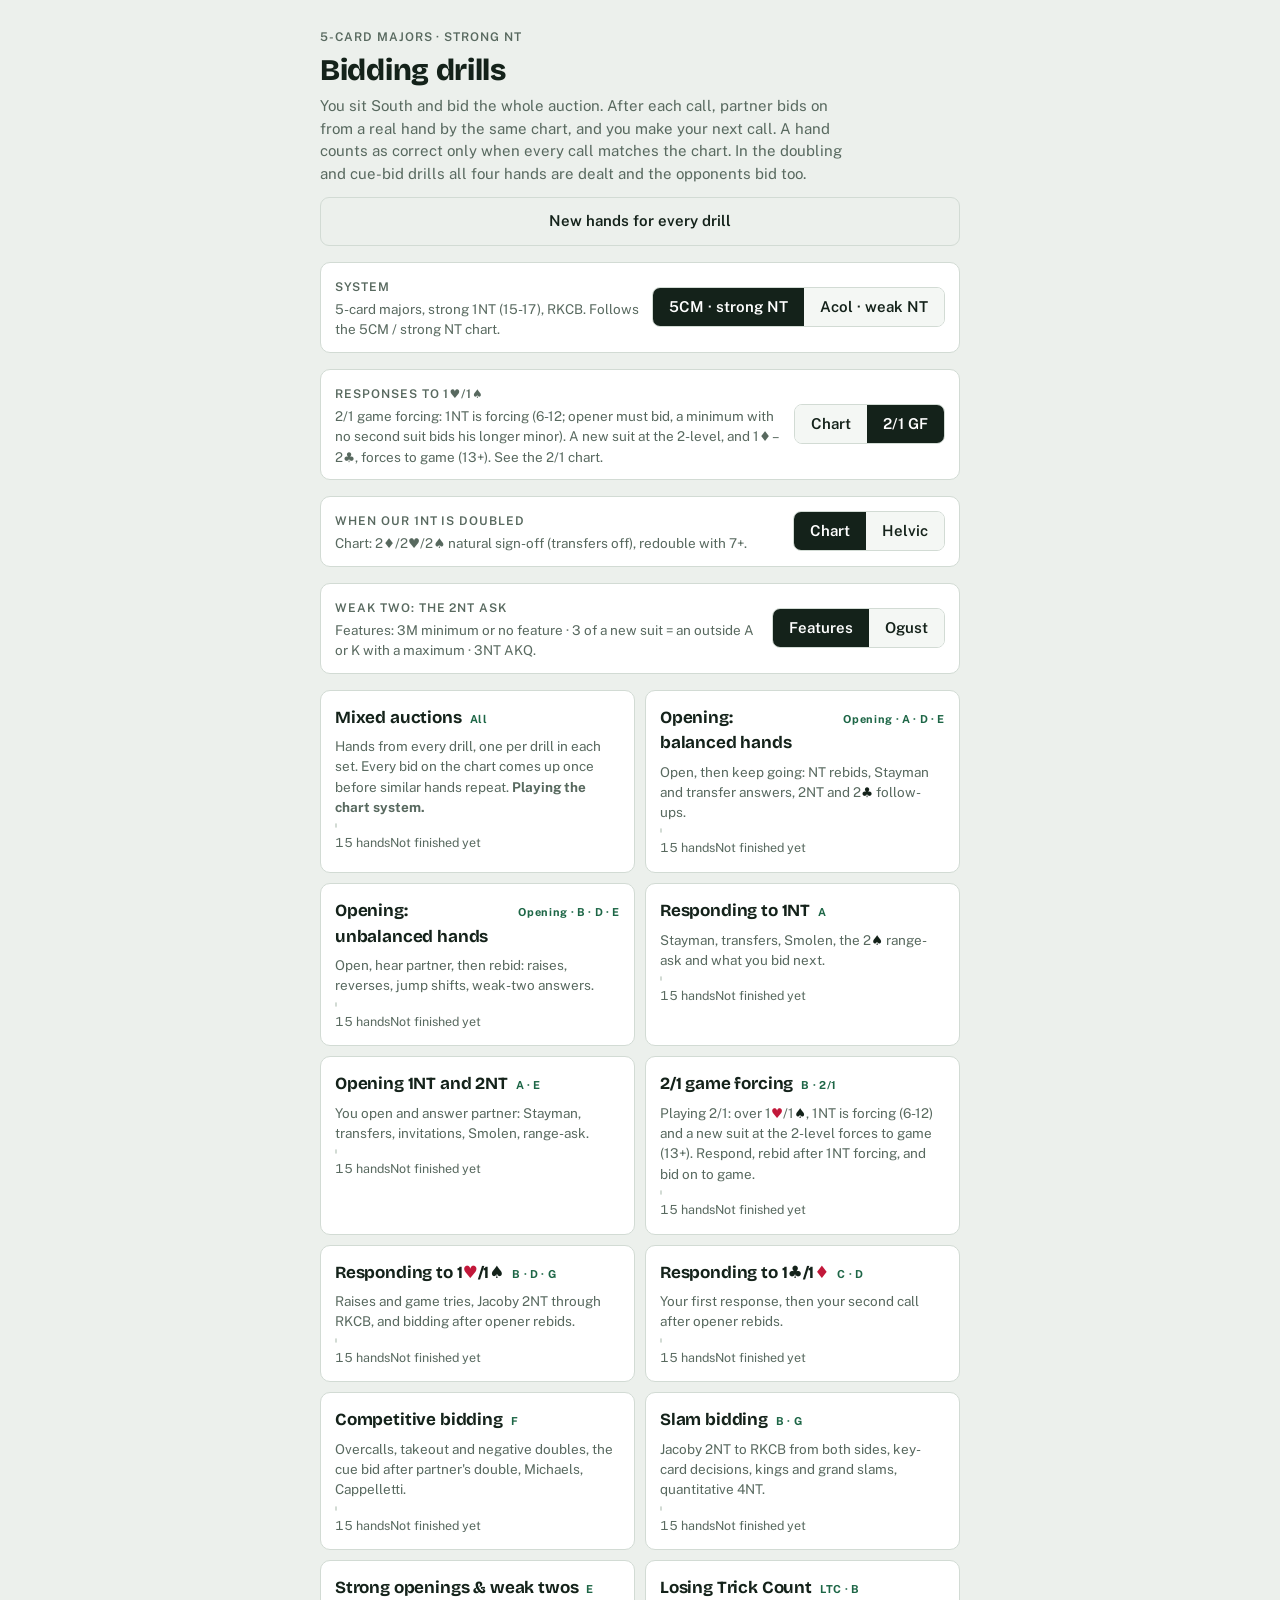
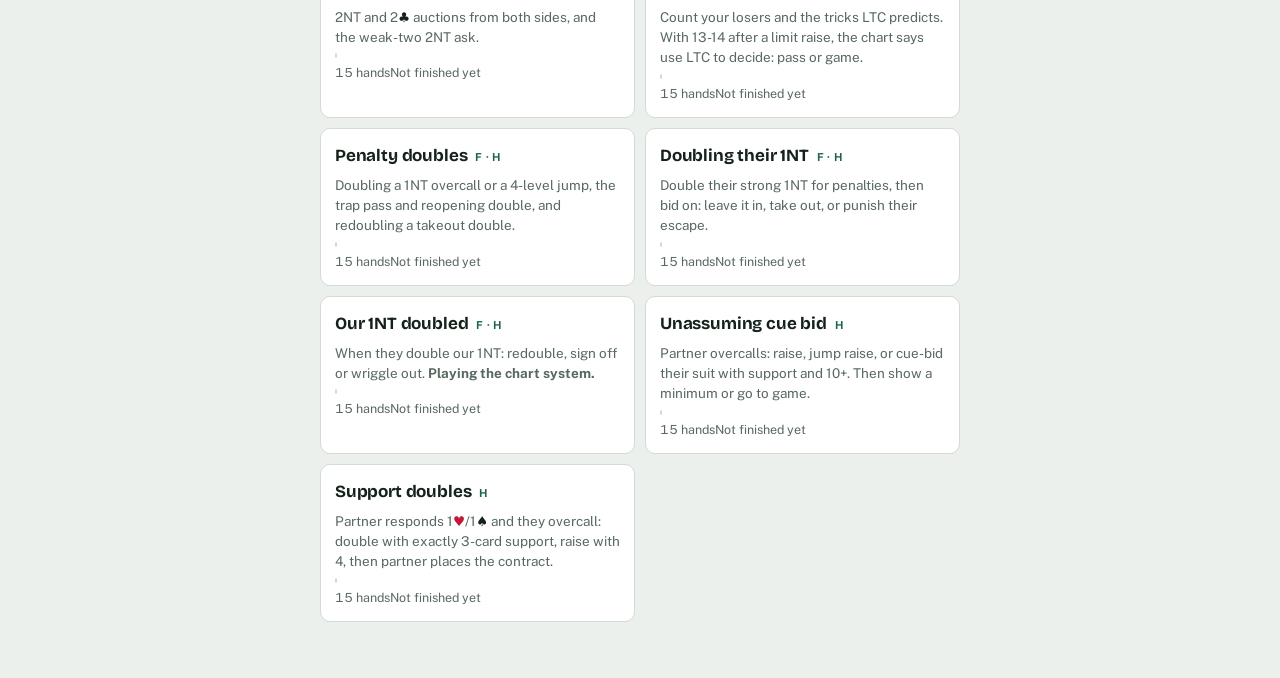
<file: index.html>
<!doctype html>
<html lang="en">
<head>
<meta charset="utf-8">
<meta name="viewport" content="width=device-width, initial-scale=1, viewport-fit=cover">
<title>Strong NT Bidding Trainer</title>
<meta name="description" content="Bidding drills for a 5-card majors / strong 1NT (15-17) system.">
<link rel="icon" href="data:image/svg+xml,<svg xmlns='http://www.w3.org/2000/svg' viewBox='0 0 100 100'><text y='.9em' font-size='90'>♠</text></svg>">
<link rel="stylesheet" href="https://fonts.googleapis.com/css2?family=Bricolage+Grotesque:opsz,wght@12..96,500;12..96,700;12..96,800&family=Public+Sans:wght@400;500;600;700&display=swap">
<link rel="stylesheet" href="style.css">
</head>
<body>
<div class="wrap" id="app"><noscript>This trainer needs JavaScript turned on.</noscript></div>
<!-- Order matters: each file uses the ones above it. -->
<script src="js/cards.js"></script>
<script src="js/rules.js"></script>
<script src="js/competitive.js"></script>
<script src="js/auction.js"></script>
<script src="js/drills.js"></script>
<script src="js/contested.js"></script>
<script src="js/acol.js"></script>
<script src="js/app.js"></script>
</body>
</html>
</file>
<file: style.css>
/* Layout: one narrow card-room column — auction on felt, hand as a bridge diagram, bidding box like real bidding cards */
:root{
  --bg:#ECF0EC; --surface:#FFFFFF; --surface-2:#F4F7F4; --ink:#14221A; --muted:#58695F; --line:#D2DBD4;
  --felt:#1D6646; --felt-2:#175339; --felt-ink:#F2F8F4;
  --red:#C2183A; --blk:#14221A;
  --pass:#2C8A57; --dbl:#C2183A; --rdbl:#2450A3;
  --good:#1C774A; --good-bg:#E2F2E8; --bad:#AD3428; --bad-bg:#FAE8E4;
  --display:"Bricolage Grotesque", "Avenir Next", system-ui, sans-serif;
  --body:"Public Sans", system-ui, -apple-system, "Segoe UI", sans-serif;
}
@media (prefers-color-scheme: dark){:root:not([data-theme="light"]){
  --bg:#0E1612; --surface:#17221C; --surface-2:#1C2922; --ink:#E4ECE6; --muted:#93A69A; --line:#2A3A31;
  --felt:#1B5C40; --felt-2:#154A33; --felt-ink:#EAF5EE; --red:#FF6F86; --blk:#E4ECE6;
  --pass:#3FA56E; --dbl:#E04A62; --rdbl:#4F7BD1; --good:#5CC48E; --good-bg:#183526; --bad:#FF8A7A; --bad-bg:#3A1F1B; color-scheme:dark}}
:root[data-theme="dark"]{
  --bg:#0E1612; --surface:#17221C; --surface-2:#1C2922; --ink:#E4ECE6; --muted:#93A69A; --line:#2A3A31;
  --felt:#1B5C40; --felt-2:#154A33; --felt-ink:#EAF5EE; --red:#FF6F86; --blk:#E4ECE6;
  --pass:#3FA56E; --dbl:#E04A62; --rdbl:#4F7BD1; --good:#5CC48E; --good-bg:#183526; --bad:#FF8A7A; --bad-bg:#3A1F1B; color-scheme:dark}
*{box-sizing:border-box}
body{background:var(--bg);color:var(--ink);font-family:var(--body);font-size:15px;line-height:1.5;
  padding-left:max(16px,env(safe-area-inset-left,0px));padding-right:max(16px,env(safe-area-inset-right,0px));padding-block:20px 48px}
.wrap{max-width:640px;margin:0 auto;display:flex;flex-direction:column;gap:16px}
h1,h2,h3{font-family:var(--display);margin:0;text-wrap:balance;letter-spacing:-.01em}
h1{font-size:30px;font-weight:800;line-height:1.1}
h2{font-size:20px;font-weight:700}
.muted{color:var(--muted)}
.r{color:var(--red)} .k{color:var(--blk)}
button{font:inherit;color:inherit;cursor:pointer}
button:focus-visible,summary:focus-visible{outline:3px solid var(--felt);outline-offset:2px}
.eyebrow{font-size:12px;font-weight:600;letter-spacing:.08em;text-transform:uppercase;color:var(--muted)}

/* Home */
.intro{display:flex;flex-direction:column;gap:8px}
.intro p{margin:0;max-width:60ch}
.sets{display:grid;grid-template-columns:1fr;gap:10px}
@media(min-width:560px){.sets{grid-template-columns:1fr 1fr}}
.set{display:flex;flex-direction:column;gap:6px;text-align:left;background:var(--surface);border:1px solid var(--line);border-radius:10px;padding:14px;min-width:0}
.set:hover{border-color:var(--felt)}
.set-top{display:flex;justify-content:space-between;gap:8px;align-items:baseline}
.set h3{font-size:17px;font-weight:700}
.chip{font-size:11px;font-weight:700;letter-spacing:.06em;color:var(--felt);white-space:nowrap}
:root[data-theme="dark"] .chip{color:var(--good)}
@media (prefers-color-scheme: dark){:root:not([data-theme="light"]) .chip{color:var(--good)}}
.set p{margin:0;font-size:13.5px;color:var(--muted)}
.meter{height:5px;border-radius:3px;background:var(--surface-2);overflow:hidden;border:1px solid var(--line)}
.meter i{display:block;height:100%;background:var(--felt)}
.set-foot{display:flex;justify-content:space-between;font-size:12.5px;color:var(--muted);font-variant-numeric:tabular-nums}

/* Play */
.bar{display:flex;align-items:center;gap:10px;justify-content:space-between}
.back{background:none;border:0;padding:6px 0;color:var(--muted);font-weight:600}
.count{font-variant-numeric:tabular-nums;font-weight:600}
/* Progress dots double as buttons: a tall tap target with a thin bar drawn in the middle */
.dots{display:grid;grid-template-columns:repeat(25,1fr);gap:3px;margin-block:-8px}
.dots .dot{height:22px;padding:8px 0;border:0;border-radius:3px;background:var(--line);background-clip:content-box;min-width:0}
.dots .dot.ok{background-color:var(--good)} .dots .dot.no{background-color:var(--bad)} .dots .dot.cur{background-color:var(--ink)}
.dots .dot:hover{padding-block:6px}
.note{margin:0;font-size:14px}
.table{background:var(--felt);color:var(--felt-ink);border-radius:12px;padding:12px 12px 14px;display:flex;flex-direction:column;gap:6px}
.auc{display:grid;grid-template-columns:repeat(4,1fr);gap:4px;text-align:center}
.auc .hd{font-size:11px;font-weight:700;letter-spacing:.1em;opacity:.75;padding-bottom:4px;border-bottom:1px solid rgba(255,255,255,.18)}
.auc .hd small{display:block;font-weight:500;letter-spacing:.02em;text-transform:none;opacity:.85}
.ac{font-family:var(--display);font-weight:700;font-size:18px;padding:5px 0;border-radius:6px;font-variant-numeric:tabular-nums}
.ac .r{color:#FF9AAB} .ac .k{color:var(--felt-ink)}
.ac.you{background:var(--surface);color:var(--ink)}
.ac.you .k{color:var(--blk)} .ac.you .r{color:var(--red)}
.ac.ask{animation:pulse 1.6s ease-in-out infinite}
@keyframes pulse{50%{opacity:.55}}
@media (prefers-reduced-motion:reduce){.ac.ask{animation:none}}
.hand{background:var(--surface);border:1px solid var(--line);border-radius:12px;padding:12px 16px;display:flex;flex-direction:column;gap:2px}
.row{display:flex;align-items:baseline;gap:14px;font-family:var(--display);font-size:24px;font-weight:700;line-height:1.35}
.row .s{width:22px;font-size:24px;text-align:center}
.row .cards{letter-spacing:.06em;word-spacing:.18em;font-variant-numeric:tabular-nums}
.row .void{color:var(--muted);font-weight:500}
.stats{display:flex;gap:14px;font-size:13px;color:var(--muted);padding-top:6px;border-top:1px dashed var(--line);margin-top:6px;font-variant-numeric:tabular-nums}

.box{display:flex;flex-direction:column;gap:8px;background:var(--surface-2);border:1px solid var(--line);border-radius:12px;padding:12px}
.brow{display:grid;gap:6px}
.lv{grid-template-columns:repeat(7,1fr)}
.st{grid-template-columns:repeat(5,1fr)}
.ac3{grid-template-columns:2fr 1fr 1fr}
.bc{background:var(--surface);border:1px solid var(--line);border-radius:7px;min-height:46px;font-family:var(--display);font-weight:700;font-size:19px;box-shadow:0 1px 0 var(--line)}
.bc:disabled{opacity:.28;cursor:default}
.bc.on{background:var(--ink);color:var(--surface);border-color:var(--ink)}
.bc.p{background:var(--pass);color:#fff;border-color:transparent}
.bc.x{background:var(--dbl);color:#fff;border-color:transparent}
.bc.xx{background:var(--rdbl);color:#fff;border-color:transparent}
.hint{font-size:12.5px;color:var(--muted);text-align:center;margin:0}

.fb{border-radius:12px;padding:14px 16px;display:flex;flex-direction:column;gap:8px;border:1px solid}
.fb.ok{background:var(--good-bg);border-color:var(--good)}
.fb.no{background:var(--bad-bg);border-color:var(--bad)}
.verdict{font-family:var(--display);font-size:20px;font-weight:800}
.fb.ok .verdict{color:var(--good)} .fb.no .verdict{color:var(--bad)}
.fb p{margin:0}
.ref{font-size:12.5px;font-weight:600;color:var(--muted)}
.primary{background:var(--ink);color:var(--surface);border:0;border-radius:9px;padding:13px 18px;font-weight:700;font-size:15px}
.ghost{background:transparent;border:1px solid var(--line);border-radius:9px;padding:12px 16px;font-weight:600}
.actions{display:flex;gap:8px;flex-wrap:wrap}
.actions>*{flex:1 1 160px}

/* Summary */
.score{font-family:var(--display);font-size:56px;font-weight:800;line-height:1;font-variant-numeric:tabular-nums}
.review{display:flex;flex-direction:column;gap:6px}
details{background:var(--surface);border:1px solid var(--line);border-radius:10px}
summary{list-style:none;display:grid;grid-template-columns:28px 1fr auto;gap:10px;align-items:center;padding:10px 12px;cursor:pointer}
summary::-webkit-details-marker{display:none}
.mk{font-weight:800;text-align:center}
.mk.ok{color:var(--good)} .mk.no{color:var(--bad)}
.sm{min-width:0;font-size:13.5px;overflow:hidden;text-overflow:ellipsis;white-space:nowrap}
.cmp{font-family:var(--display);font-weight:700;white-space:nowrap;font-variant-numeric:tabular-nums}
.det{padding:0 12px 12px;display:flex;flex-direction:column;gap:10px}
.det .table{padding:8px}
.det .row{font-size:19px} .det .row .s{font-size:19px}
.lead{display:flex;flex-direction:column;gap:4px}
.pips{display:flex;align-items:center;gap:5px;font-size:12.5px;color:var(--muted);font-variant-numeric:tabular-nums}
.pips i{width:18px;height:6px;border-radius:3px;background:var(--line)}
.pips i.ok{background:var(--good)} .pips i.no{background:var(--bad)} .pips i.cur{background:var(--ink)}
.pips span{margin-left:4px}
.reveal{display:flex;flex-direction:column;gap:10px;background:var(--surface);border:1px solid var(--line);border-radius:12px;padding:12px}
.reveal .hand{border:0;padding:4px 4px 0;background:transparent}
.out{margin:0;font-weight:600}
.pcalls{display:flex;flex-direction:column;gap:4px;font-size:14px}
.pcalls p{margin:0}
.pair{display:grid;grid-template-columns:1fr;gap:8px}
@media(min-width:520px){.pair{grid-template-columns:1fr 1fr}}
.srow{display:grid;grid-template-columns:20px 1fr;gap:8px;font-size:14px;align-items:start}

/* Number pad (LTC), full-deal LTC line, and the Chart / Helvic switch */
.np{grid-template-columns:repeat(auto-fill,minmax(44px,1fr))}
.stats{flex-wrap:wrap}
.ltcl{margin:0;font-size:14px}
.sys{display:flex;gap:12px;align-items:center;justify-content:space-between;flex-wrap:wrap;background:var(--surface);border:1px solid var(--line);border-radius:10px;padding:12px 14px}
.sys>div:first-child{flex:1 1 260px;min-width:0}
.sys p{margin:2px 0 0;font-size:13.5px;color:var(--muted)}
.seg{display:inline-flex;border:1px solid var(--line);border-radius:8px;overflow:hidden}
.seg button{background:var(--surface-2);border:0;padding:8px 16px;font-weight:600}
.seg button.on{background:var(--ink);color:var(--surface)}
</file>
